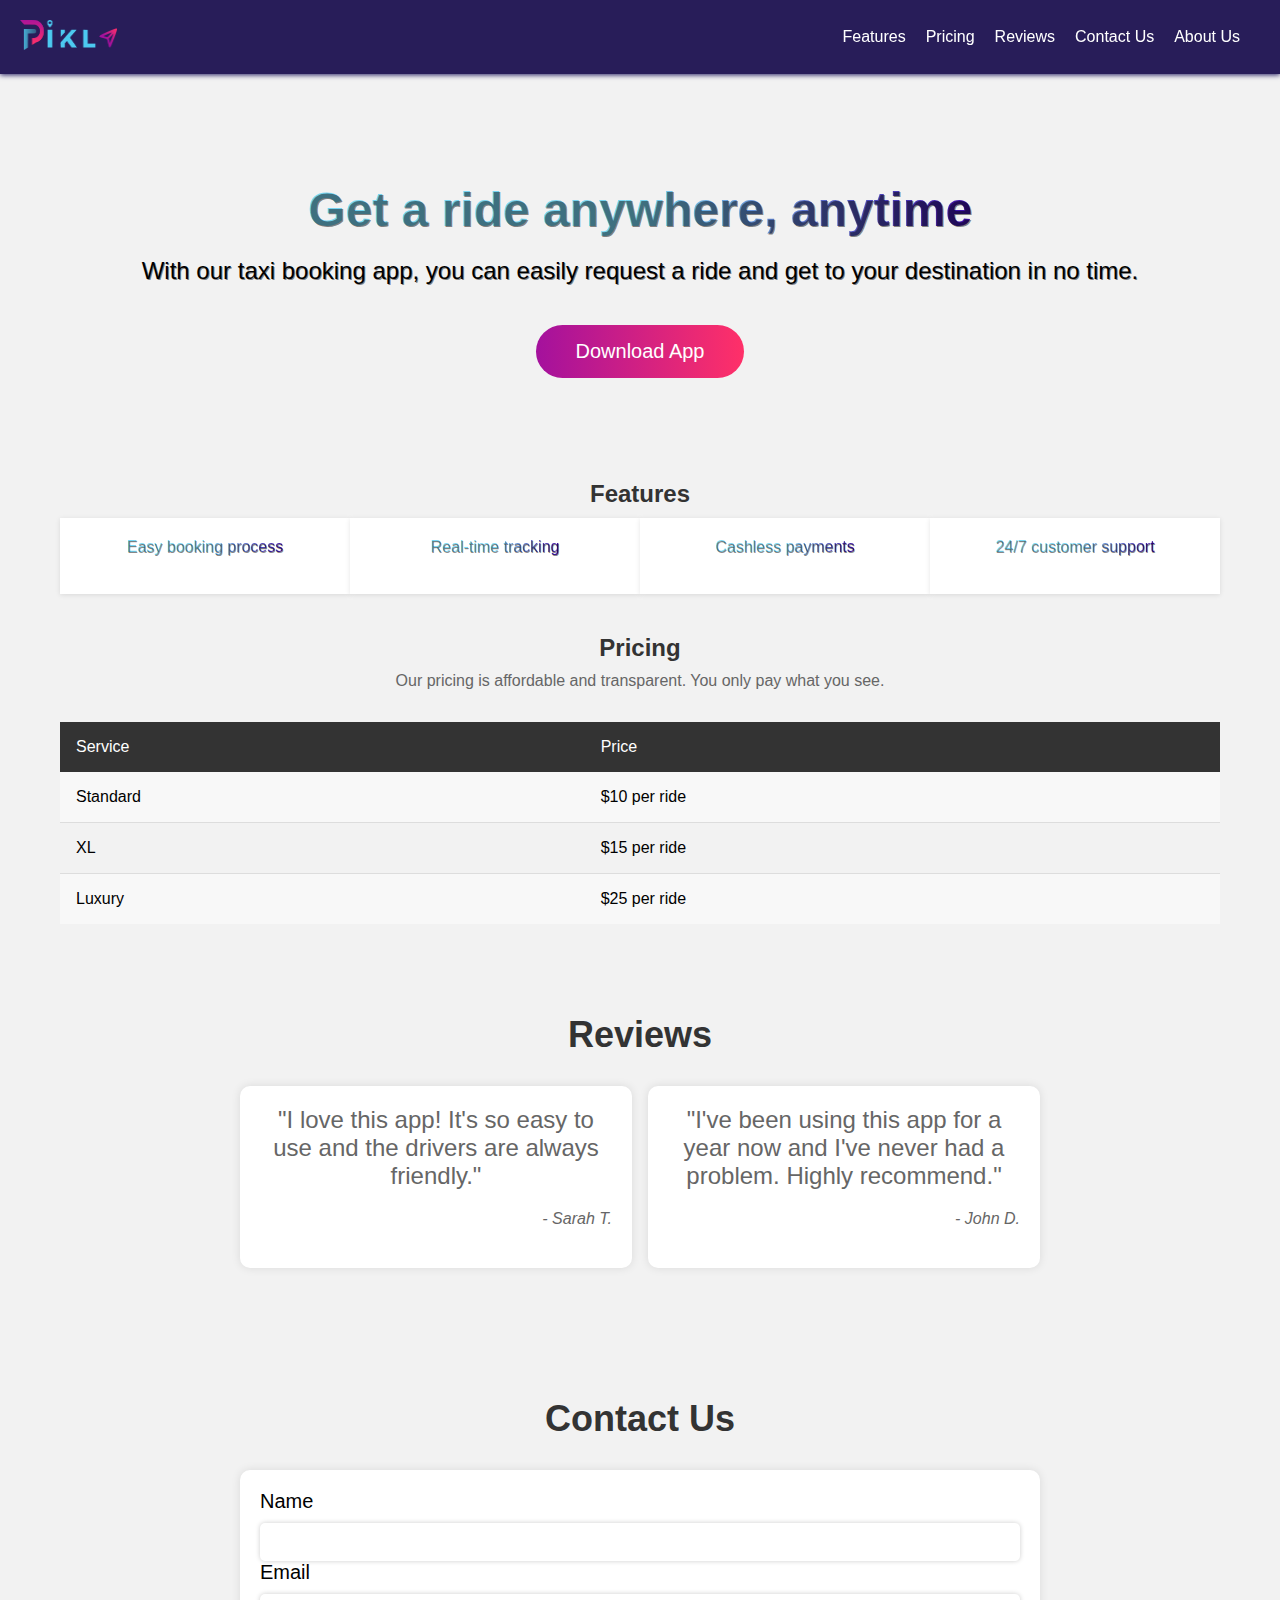
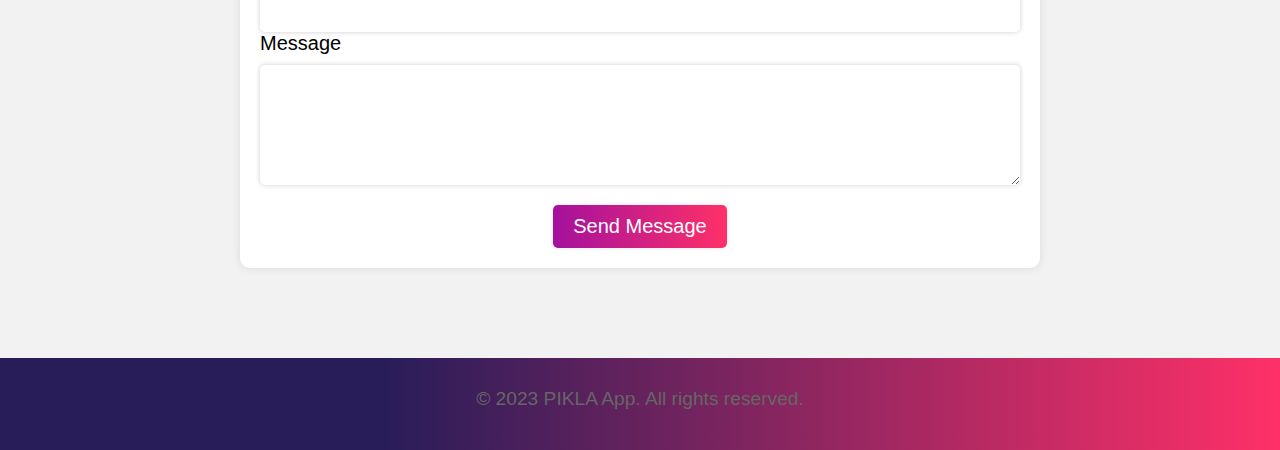
<file: index.html>
<!DOCTYPE html>
<html>
  <head>
    <meta charset="UTF-8">
    <meta http-equiv="X-UA-Compatible" content="ie=edge">
    <meta name="viewport" content="width=device-width, initial-scale=1.0">
    <title>PIKLA</title>
    <link rel="stylesheet" href="style.css">
    <link rel="shortcut icon" href="images/icon 1.ico" type="image/x-icon">
  </head>
  <body>
    <header>
      <div class="header-header">
        <a href="index.html"><img src="images/logo.png" alt="Logo Pikla" width="97px" height="30px"></a>
        <button class="menu-button" onclick="toggleNav()">Menu</button>
      </div>
      <nav id="nav-menu">
        <ul>
          <li><a href="#features">Features</a></li>
          <li><a href="#pricing">Pricing</a></li>
          <li><a href="#reviews">Reviews</a></li>
          <li><a href="#contact">Contact Us</a></li>
          <li><a href="aboutus.html">About Us</a></li>
        </ul>
      </nav>
    </header>
    <main>
      <section id="hero">
        <div class="hero-content">
          <h2>Get a ride anywhere, anytime</h2>
          <p>With our taxi booking app, you can easily request a ride and get to your destination in no time.</p>
          <div class="hero-button">
            <a href="#">Download App</a>
          </div>
        </div>
      </section>
      <section id="features">
        <h2>Features</h2>
        <ul id="features-list">
          <li data-feature="booking"><a href="#">Easy booking process</a></li>
          <li data-feature="tracking"><a href="#">Real-time tracking</a></li>
          <li data-feature="payments"><a href="#">Cashless payments</a></li>
          <li data-feature="support"><a href="#">24/7 customer support</a></li>
        </ul>
        <p id="feature-explanation"></p>
      </section>
      <section id="pricing">
        <h2>Pricing</h2>
        <p>Our pricing is affordable and transparent. You only pay what you see.</p>
        <table>
          <tr>
            <th>Service</th>
            <th>Price</th>
          </tr>
          <tr>
            <td>Standard</td>
            <td>$10 per ride</td>
          </tr>
          <tr>
            <td>XL</td>
            <td>$15 per ride</td>
          </tr>
          <tr>
            <td>Luxury</td>
            <td>$25 per ride</td>
          </tr>
        </table>
      </section>
      <section id="reviews">
        <h2>Reviews</h2>
        <ul>
          <li>
            <p>"I love this app! It's so easy to use and the drivers are always friendly."</p>
            <p>- Sarah T.</p>
          </li>
          <li>
            <p>"I've been using this app for a year now and I've never had a problem. Highly recommend."</p>
            <p>- John D.</p>
          </li>
        </ul>
      </section>
      <section id="contact">
        <h2>Contact Us</h2>
        <form action="#" id="contact-form">
          <label for="name">Name</label>
          <input type="text" id="name" name="name" required>
          <label for="email">Email</label>
          <input type="email" id="email" name="email" required>
          <label for="message">Message</label>
          <textarea id="message" name="message" required></textarea>
          <div class="submit-button">
            <button type="submit">Send Message</button>
          </div>
        </form>
      </section>
    </main>
    <footer>
      <p>&copy; 2023 PIKLA App. All rights reserved.</p>
    </footer>  
  </body>
  <script src="app.js"></script>
</html>
</file>
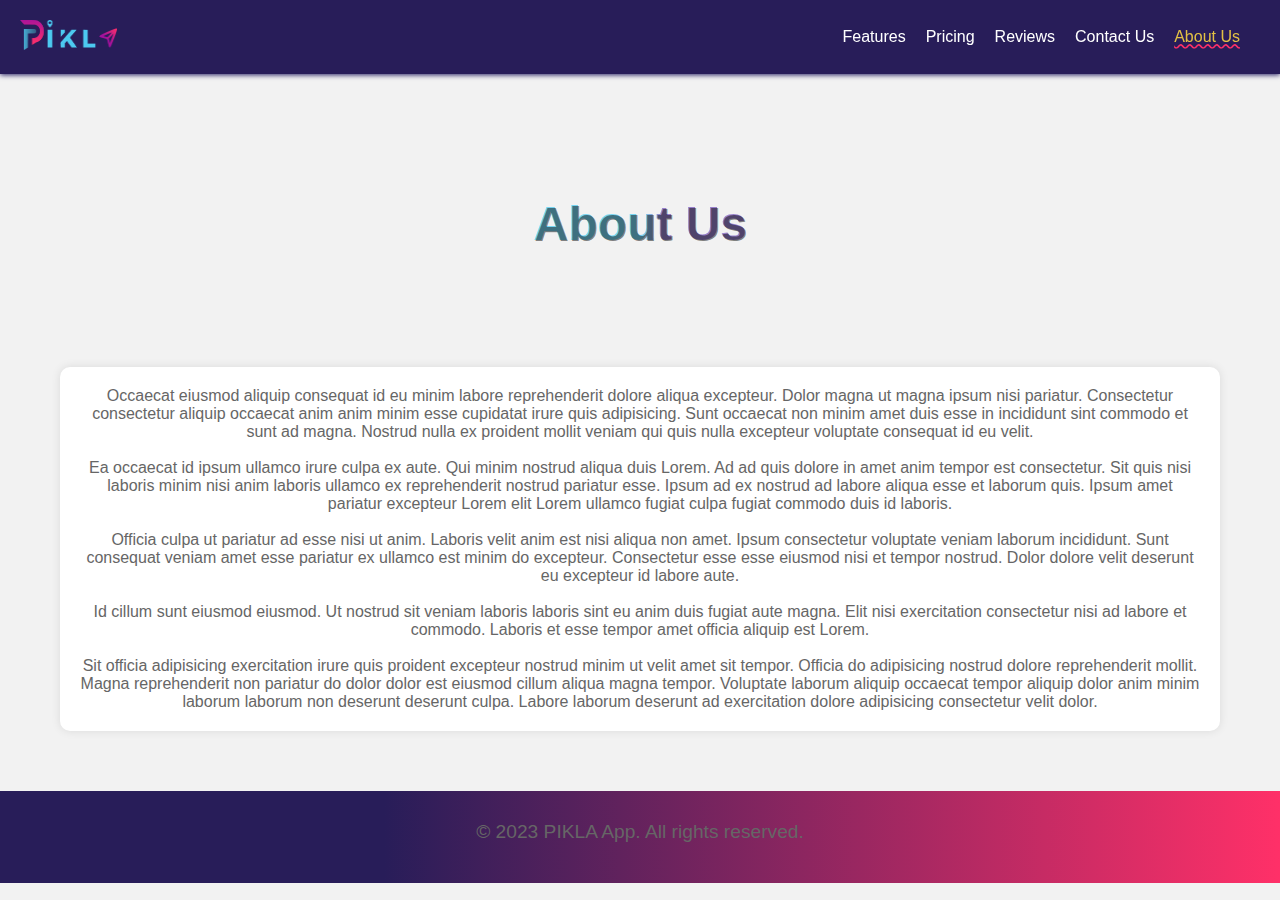
<file: aboutus.html>
<!DOCTYPE html>
<html lang="en">
<head>
    <meta charset="UTF-8">
    <meta http-equiv="X-UA-Compatible" content="IE=edge">
    <meta name="viewport" content="width=device-width, initial-scale=1.0">
    <title>PIKLA - About Us</title>
    <link rel="stylesheet" href="style.css">
    <link rel="shortcut icon" href="images/icon 1.ico" type="image/x-icon">
</head>
<body>
    <header>
        <div class="header-header">
          <a href="index.html"><img src="images/logo.png" alt="Logo Pikla" width="97px" height="30px"></a>
          <button class="menu-button" onclick="toggleNav()">Menu</button>
        </div>
        <nav id="nav-menu">
          <ul>
            <li><a href="index.html#features">Features</a></li>
            <li><a href="index.html#pricing">Pricing</a></li>
            <li><a href="index.html#reviews">Reviews</a></li>
            <li><a href="index.html#contact">Contact Us</a></li>
            <li><a href="#aboutus" style="color: #E2C044; text-decoration: underline wavy; text-decoration-color: rgba(255,48,104,1);">About Us</a></li>
          </ul>
        </nav>
      </header>
      <main>
        <section id="aboutus">
            <h2>About Us</h2>
            <p>
                Occaecat eiusmod aliquip consequat id eu minim labore reprehenderit dolore aliqua excepteur. Dolor magna ut magna ipsum nisi pariatur. Consectetur consectetur aliquip occaecat anim anim minim esse cupidatat irure quis adipisicing. Sunt occaecat non minim amet duis esse in incididunt sint commodo et sunt ad magna. Nostrud nulla ex proident mollit veniam qui quis nulla excepteur voluptate consequat id eu velit.<br>
                <br>
                Ea occaecat id ipsum ullamco irure culpa ex aute. Qui minim nostrud aliqua duis Lorem. Ad ad quis dolore in amet anim tempor est consectetur. Sit quis nisi laboris minim nisi anim laboris ullamco ex reprehenderit nostrud pariatur esse. Ipsum ad ex nostrud ad labore aliqua esse et laborum quis. Ipsum amet pariatur excepteur Lorem elit Lorem ullamco fugiat culpa fugiat commodo duis id laboris.<br>
                <br>
                Officia culpa ut pariatur ad esse nisi ut anim. Laboris velit anim est nisi aliqua non amet. Ipsum consectetur voluptate veniam laborum incididunt. Sunt consequat veniam amet esse pariatur ex ullamco est minim do excepteur. Consectetur esse esse eiusmod nisi et tempor nostrud. Dolor dolore velit deserunt eu excepteur id labore aute.<br>
                <br>
                Id cillum sunt eiusmod eiusmod. Ut nostrud sit veniam laboris laboris sint eu anim duis fugiat aute magna. Elit nisi exercitation consectetur nisi ad labore et commodo. Laboris et esse tempor amet officia aliquip est Lorem.<br>
                <br>
                Sit officia adipisicing exercitation irure quis proident excepteur nostrud minim ut velit amet sit tempor. Officia do adipisicing nostrud dolore reprehenderit mollit. Magna reprehenderit non pariatur do dolor dolor est eiusmod cillum aliqua magna tempor. Voluptate laborum aliquip occaecat tempor aliquip dolor anim minim laborum laborum non deserunt deserunt culpa. Labore laborum deserunt ad exercitation dolore adipisicing consectetur velit dolor.
            </p>
        </section>
      </main>
      <footer>
        <p>&copy; 2023 PIKLA App. All rights reserved.</p>
    </footer>        
</body>
</html>
</file>
<file: style.css>
/* General styles */
      * {
        box-sizing: border-box;
        margin: 0;
        padding: 0;
        font-family: Arial, sans-serif;
      }

      html {
        height: 100%;
      }

      body {
        height: 100%;
        padding-top: 40px;
        background-color: #f2f2f2;
      }

      header {
        position: fixed;
        top: 0;
        left: 0;
        width: 100%;
        z-index: 2;
        display: flex;
        justify-content: space-between;
        align-items: center;
        background-color: rgba(40, 29, 89, 1);
        padding: 20px;
        box-shadow: 0px 1px 5px rgb(39, 32, 100);
      }

      h1 {
        font-size: 30px;
        color: #333;
      }

      nav ul {
        list-style: none;
        display: flex;
      }

      nav ul li {
        margin-right: 20px;
      }

      nav ul li a {
        text-decoration: none;
        color: white;
        transition: color 0.2s ease-in-out;
      }

      nav ul li a:hover {
        text-decoration: underline wavy; text-decoration-color: rgba(255,48,104,1);
        color: #E2C044;
      }

      main {
        max-width: 1200px;
        margin: 0 auto;
        padding: 40px 20px;
      }

      h2 {
        font-size: 24px;
        color: #333;
        margin-bottom: 10px;
      }

      p {
        color: #666;
        margin-bottom: 20px;
      }

      .menu-button {
          display: none;
        }
      #nav-menu {
        display: block;
      }

      /* Media queries */

      

      @media screen and (max-width: 768px) {
        .header-header {
          padding: 0%;
          margin: 0%;
          display: flex;
          justify-content: center;
          align-items: center;
        }

        #nav-menu {
          display: none;
          transition: all 0.3s ease-in-out;
        }

        nav.open {
          display: block;
        }

        .menu-button {
          display: block;
          margin-left: auto;
        }

        header {
          flex-direction: column;
          text-align: right;
        }

        nav {
          order: 1;
          margin-top: 1rem;
        }

        nav ul {
          flex-direction: column;
          align-items: center;
        }

        nav li {
          margin: 0;
          margin-top: 0.5rem;
         margin-bottom: 0.5rem;
        }

        .nav-menu a {
          text-align: center;
        }

        .header-header {
          justify-content: space-between;
        }

        .menu-button {
          margin-left: auto;
        }
      


        main {
          padding: 0;
          margin: 50px 5px;
        }
      
        section {
          margin-bottom: 1rem;
        }
      
        h2 {
          font-size: 1.5rem;
          margin-bottom: 0.5rem;
        }
      
        table {
          font-size: 0.8rem;
        }
      
        th, td {
          padding: 0.25rem;
        }
      
        form {
          width: 100%;
        }

        /*Reviews section*/
        #reviews ul {
          display: flex;
          flex-direction: column;
          align-items: center;
        }

        #reviews li {
          width: auto;
        }
  
      }

      /* Hero section */
      #hero {
        display: flex;
        justify-content: center;
        align-items: center;
        height: 400px;
        background-image: url('');
        background-size: cover;
        background-position: center;
        background-repeat: no-repeat;
        text-align: center;
        position: relative;
      }

      #hero:before {
        content: '';
        position: absolute;
        top: 0;
        left: 0;
        height: 100%;
        width: 100%;
        background: rgba(0, 0, 0, 0);
        z-index: -1;
      }
    
      .hero-content {
        display: flex;
        flex-direction: column;
        justify-content: center;
        align-items: center;
        z-index: 0;
      }
    
      #hero h2 {
        font-size: 48px;
        margin-bottom: 20px;
        background: -webkit-linear-gradient(180deg, rgba(58,12,163,1) 0%, rgba(76,201,240,.75) 50%);
        -webkit-background-clip: text;
        -webkit-text-fill-color: transparent;        
        text-shadow: 1px 1px #0000007a;
      }
    
      #hero p {
        font-size: 24px;
        margin-bottom: 40px;
        color: black;
        text-shadow: 1px 1px #0000007a;
      }
    
      .hero-button {
        display: flex;
        justify-content: center;
        align-items: center;
      }
    
      #hero a {
        padding: 15px 40px;
        border-radius: 30px;
        background: rgb(164,17,157);
        background: linear-gradient(90deg, rgba(164,17,157,1) 0%, rgba(255,48,104,1) 100%);        color: #fff;
        color: #fff;
        text-decoration: none;
        font-size: 20px;
        transition: background-color 0.5s ease-in-out;
      }
    
      #hero a:hover {
        background: rgb(255,48,104);
        background: linear-gradient(90deg, rgba(255,48,104,1) 0%, rgba(164,17,157,1) 100%);
      }  

      /* Features section */
      #features {
        display: flex;
        flex-direction: column;
        flex-wrap: wrap;
        justify-content: space-between;
        margin-bottom: 40px;
      }

      #features-list {
        list-style: none;
        display: flex;
      }

      #features h2 {
        text-align: center;
      }

      #features li {
        text-align: center;
        width: 48%;
        background-color: #fff;
        box-shadow: 0px 1px 5px rgba(0, 0, 0, 0.1);
        padding: 20px;
        margin-top: 0%;
        margin-bottom: 0px;
      }

      #features li:hover {
        cursor: pointer;
      }

      #features a {
        text-decoration: none;
        background: -webkit-linear-gradient(180deg, rgba(58,12,163,1) 0%, rgba(76,201,240,.75) 50%);
        -webkit-background-clip: text;
        -webkit-text-fill-color: transparent;
        text-shadow: .5px .5px #0000007a;
      }

      #features a:hover {
        background: -webkit-linear-gradient(180deg, rgba(76,201,240,.75) 0% , rgba(58,12,163,1) 50%);
        -webkit-background-clip: text;
        -webkit-text-fill-color: transparent;
        text-shadow: .5px .5px #0000007a;
      }

      #feature-explanation {
        display: none;
        margin-top: .5px;
        padding: 10px;
        border: 1px solid #ddd;
        border-radius: 0px 0px 5px 5px;
        background-color: #E2C044;
        font-size: 16px;
        line-height: 1.5;
        text-align: justify;
      }
      
      #features-list li.active {
        background-color: #E2C044;
      }
      
       /* Pricing section */
       #pricing {
        margin-bottom: 40px;
      }

      #pricing h2, p{
        text-align: center;
      }

      #pricing table {
        width: 100%;
        border-collapse: collapse;
        margin: 2em 0;
      }
    
      #pricing th {
        text-align: left;
        padding: 1em;
        background-color: #333;
        color: #fff;
        font-weight: normal;
      }
    
      #pricing td {
        padding: 1em;
        border-bottom: 1px solid #ddd;
      }

      #pricing tr:last-child td {
        border-bottom: none;
      }

      #pricing tr:nth-child(even) {
        background-color: #f8f8f8;
      }
    
      #pricing .highlight {
        background-color: #f2f2f2;
      }
    
      #pricing button {
        padding: 10px 30px;
        border-radius: 30px;
        background-color: #f65c78;
        color: #fff;
        text-decoration: none;
        font-size: 20px;
        border: none;
        transition: background-color 0.2s ease-in-out;
      }
    
      #pricing button:hover {
        background-color: #e84c6d;
      }

      /*Review section*/
      #reviews {
        background-color: #f2f2f2;
        padding: 50px 0;
      }
      
      #reviews h2 {
        text-align: center;
        font-size: 36px;
        margin-bottom: 30px;
      }
      
      #reviews ul {
        display: flex;
        flex-wrap: wrap;
        justify-content: space-between;
        list-style: none;
        margin: 0 auto;
        max-width: 800px;
      }
      
      #reviews li {
        background-color: white;
        border-radius: 10px;
        box-shadow: 0px 0px 10px rgba(0, 0, 0, .1);
        padding: 20px;
        margin-bottom: 30px;
        width: 49%;
      }
      
      #reviews li p:first-of-type {
        font-size: 24px;
        margin-bottom: 20px;
      }
      
      #reviews li p:last-of-type {
        font-style: italic;
        text-align: right;
        margin-top: 10px;
      } 
      
      /*About us section*/

      #aboutus {
        display: flex;
        flex-direction: column;
        align-items: center;
        justify-content: center;
      }

      #aboutus h2 {
        font-size: 48px;
        text-align: center;
        background: -webkit-linear-gradient(180deg, rgba(58,12,163,.5) 39%, rgba(76,201,240,.75) 50%);
        -webkit-background-clip: text;
        -webkit-text-fill-color: transparent;        
        text-shadow: 1px 1px #0000007a;
        margin: 10%;
      }

      #aboutus p {
        background-color: white;
        padding: 20px;
        border-radius: 10px;
        box-shadow: 0px 0px 10px rgba(0, 0, 0, .1);
      }

      #aboutus p:hover {
        box-shadow: 0px 0px 10px rgba(0, 0, 0, 0.425);
      }
    
      /* Contact section */
      #contact {
        background-color: #f2f2f2;
        padding: 50px 0;
      }

      #contact-form {
        background-color: white;
        border-radius: 10px;
        box-shadow: 0px 0px 10px rgba(0, 0, 0, 0.1);
        padding: 20px;
        margin-bottom: 30px;
        width: 100%;
      }
      
      #contact h2 {
        text-align: center;
        font-size: 36px;
        margin-bottom: 30px;
      }
      
      #contact form {
        display: flex;
        flex-wrap: wrap;
        justify-content: space-between;
        max-width: 800px;
        margin: 0 auto;
      }
      
      #contact label {
        display: block;
        font-size: 20px;
        margin-bottom: 10px;
        width: 100%;
      }
      
      #contact input,
      #contact textarea {
        border: none;
        border-radius: 5px;
        box-shadow: 0px 0px 5px rgba(0, 0, 0, 0.2);
        font-size: 16px;
        padding: 10px;
        width: 100%;
      }
      
      #contact input:focus,
      #contact textarea:focus {
        outline: none;
        box-shadow: 0px 0px 5px rgba(0, 0, 0, 0.3);
      }

      #contact input:hover,
      #contact textarea:hover {
        outline: none;
        box-shadow: 0px 0px 5px rgba(0, 0, 0, 0.3);
      }
      
      #contact textarea {
        height: 120px;
      }
      
      .submit-button {
        display: flex;
        justify-content: center;
        align-items: center;
        width: 100%;
        height: 100%;
      }

      #contact button {
        display: block;
        background: rgb(164,17,157);
        background: linear-gradient(90deg, rgba(164,17,157,1) 0%, rgba(255,48,104,1) 100%);        color: #fff;
        border: none;
        border-radius: 5px;
        box-shadow: 0px 0px 5px rgba(0, 0, 0, 0.1);
        color: white;
        cursor: pointer;
        font-size: 20px;
        padding: 10px 20px;
        margin-top: 20px;
      }
      
      #contact button:hover {
        background: rgb(255,48,104);
        background: linear-gradient(90deg, rgba(255,48,104,1) 0%, rgba(164,17,157,1) 100%);
      }

      /*Footer section*/
      footer {
        position: relative;
        bottom: 0;
        background: rgb(40,29,89);
        background: linear-gradient(90deg, rgba(40,29,89,1) 30%, rgba(255,48,104,1) 100%);
        color: #fff;
        display: flex;
        flex-direction: column;
        align-items: center;
        justify-content: center;
        padding: 30px 0;
      }
      
      footer p {
        font-size: 1.2rem;
        margin-bottom: 10px;
      }
      
      footer a {
        color: #fff;
        text-decoration: none;
      }
      
      footer a:hover {
        text-decoration: underline;
      }
      
      /* Track */
::-webkit-scrollbar-track {
  background: #f1f1f1;
}

/* Handle */
::-webkit-scrollbar-thumb {
  background: rgb(76,201,240);
  background: linear-gradient(90deg, rgba(76,201,240,1) 0%, rgba(58,12,163,1) 100%);}

/* Handle on hover */
::-webkit-scrollbar-thumb:hover {
  background: #555;
}
</file>
